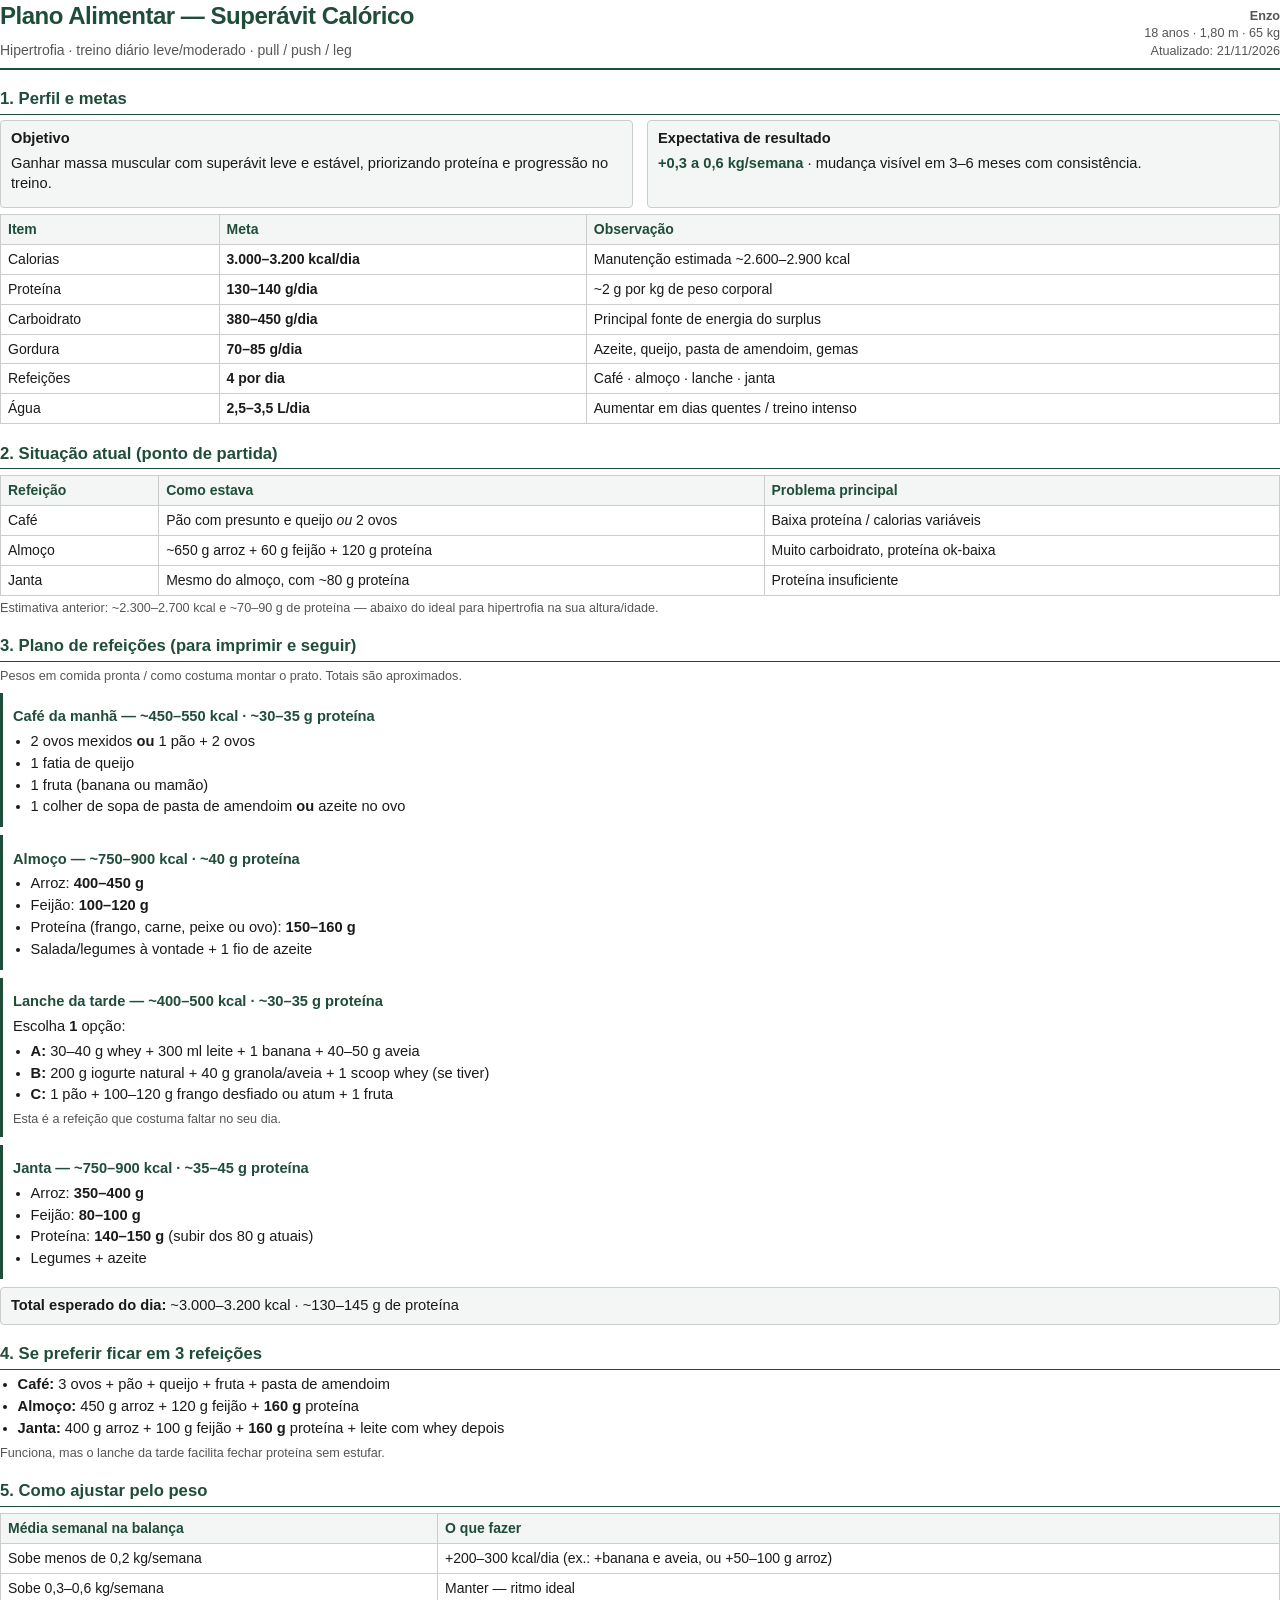
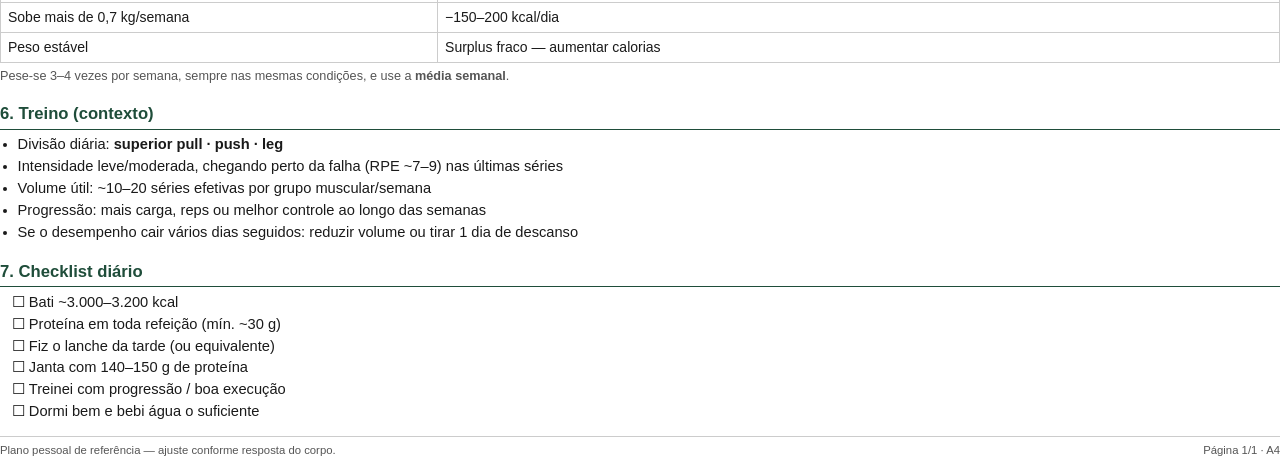
<file: plano-alimentar-enzo.html>
<!DOCTYPE html>
<html lang="pt-BR">
<head>
  <meta charset="UTF-8" />
  <meta name="viewport" content="width=device-width, initial-scale=1" />
  <title>Plano Alimentar — Superávit Calórico</title>
  <style>
    @page {
      size: A4;
      margin: 12mm 14mm;
    }

    :root {
      --ink: #1a1a1a;
      --muted: #555;
      --line: #ccc;
      --accent: #1f4d3a;
      --bg-soft: #f3f6f4;
    }

    * { box-sizing: border-box; }

    body {
      margin: 0;
      color: var(--ink);
      font-family: "Segoe UI", "Helvetica Neue", Arial, sans-serif;
      font-size: 11pt;
      line-height: 1.35;
    }

    h1, h2, h3 {
      margin: 0 0 0.35em;
      color: var(--accent);
      page-break-after: avoid;
    }

    h1 {
      font-size: 18pt;
      letter-spacing: -0.02em;
    }

    h2 {
      font-size: 12.5pt;
      border-bottom: 1.5px solid var(--accent);
      padding-bottom: 3px;
      margin-top: 1.1em;
    }

    h3 {
      font-size: 11pt;
      margin-top: 0.7em;
    }

    p { margin: 0.35em 0; }

    .header {
      display: flex;
      justify-content: space-between;
      align-items: flex-end;
      gap: 1rem;
      border-bottom: 2.5px solid var(--accent);
      padding-bottom: 8px;
      margin-bottom: 10px;
    }

    .header .meta {
      text-align: right;
      font-size: 9.5pt;
      color: var(--muted);
    }

    .subtitle {
      color: var(--muted);
      font-size: 10.5pt;
      margin: 0;
    }

    .grid-2 {
      display: grid;
      grid-template-columns: 1fr 1fr;
      gap: 10px 14px;
    }

    .card {
      background: var(--bg-soft);
      border: 1px solid var(--line);
      border-radius: 4px;
      padding: 8px 10px;
    }

    table {
      width: 100%;
      border-collapse: collapse;
      margin: 6px 0 4px;
      font-size: 10.5pt;
    }

    th, td {
      border: 1px solid var(--line);
      padding: 5px 7px;
      text-align: left;
      vertical-align: top;
    }

    th {
      background: var(--bg-soft);
      color: var(--accent);
      font-weight: 600;
    }

    ul, ol {
      margin: 4px 0 6px;
      padding-left: 1.2em;
    }

    li { margin: 2px 0; }

    .meal {
      border-left: 3px solid var(--accent);
      padding: 4px 0 4px 10px;
      margin: 8px 0;
      page-break-inside: avoid;
    }

    .meal .totals {
      color: var(--muted);
      font-size: 9.5pt;
      margin-top: 2px;
    }

    .note {
      font-size: 9.5pt;
      color: var(--muted);
    }

    .checkboxes li {
      list-style: none;
      margin-left: -0.4em;
    }

    .checkboxes li::before {
      content: "☐ ";
      font-family: "Segoe UI Symbol", sans-serif;
    }

    .footer {
      margin-top: 14px;
      padding-top: 6px;
      border-top: 1px solid var(--line);
      font-size: 8.5pt;
      color: var(--muted);
      display: flex;
      justify-content: space-between;
    }

    .highlight {
      font-weight: 700;
      color: var(--accent);
    }

    @media print {
      body { -webkit-print-color-adjust: exact; print-color-adjust: exact; }
      a { color: inherit; text-decoration: none; }
    }
  </style>
</head>
<body>
  <header class="header">
    <div>
      <h1>Plano Alimentar — Superávit Calórico</h1>
      <p class="subtitle">Hipertrofia · treino diário leve/moderado · pull / push / leg</p>
    </div>
    <div class="meta">
      <div><strong>Enzo</strong></div>
      <div>18 anos · 1,80 m · 65 kg</div>
      <div>Atualizado: 21/11/2026</div>
    </div>
  </header>

  <section>
    <h2>1. Perfil e metas</h2>
    <div class="grid-2">
      <div class="card">
        <strong>Objetivo</strong>
        <p>Ganhar massa muscular com superávit leve e estável, priorizando proteína e progressão no treino.</p>
      </div>
      <div class="card">
        <strong>Expectativa de resultado</strong>
        <p><span class="highlight">+0,3 a 0,6 kg/semana</span> · mudança visível em 3–6 meses com consistência.</p>
      </div>
    </div>

    <table>
      <thead>
        <tr>
          <th>Item</th>
          <th>Meta</th>
          <th>Observação</th>
        </tr>
      </thead>
      <tbody>
        <tr>
          <td>Calorias</td>
          <td><strong>3.000–3.200 kcal/dia</strong></td>
          <td>Manutenção estimada ~2.600–2.900 kcal</td>
        </tr>
        <tr>
          <td>Proteína</td>
          <td><strong>130–140 g/dia</strong></td>
          <td>~2 g por kg de peso corporal</td>
        </tr>
        <tr>
          <td>Carboidrato</td>
          <td><strong>380–450 g/dia</strong></td>
          <td>Principal fonte de energia do surplus</td>
        </tr>
        <tr>
          <td>Gordura</td>
          <td><strong>70–85 g/dia</strong></td>
          <td>Azeite, queijo, pasta de amendoim, gemas</td>
        </tr>
        <tr>
          <td>Refeições</td>
          <td><strong>4 por dia</strong></td>
          <td>Café · almoço · lanche · janta</td>
        </tr>
        <tr>
          <td>Água</td>
          <td><strong>2,5–3,5 L/dia</strong></td>
          <td>Aumentar em dias quentes / treino intenso</td>
        </tr>
      </tbody>
    </table>
  </section>

  <section>
    <h2>2. Situação atual (ponto de partida)</h2>
    <table>
      <thead>
        <tr>
          <th>Refeição</th>
          <th>Como estava</th>
          <th>Problema principal</th>
        </tr>
      </thead>
      <tbody>
        <tr>
          <td>Café</td>
          <td>Pão com presunto e queijo <em>ou</em> 2 ovos</td>
          <td>Baixa proteína / calorias variáveis</td>
        </tr>
        <tr>
          <td>Almoço</td>
          <td>~650 g arroz + 60 g feijão + 120 g proteína</td>
          <td>Muito carboidrato, proteína ok-baixa</td>
        </tr>
        <tr>
          <td>Janta</td>
          <td>Mesmo do almoço, com ~80 g proteína</td>
          <td>Proteína insuficiente</td>
        </tr>
      </tbody>
    </table>
    <p class="note">Estimativa anterior: ~2.300–2.700 kcal e ~70–90 g de proteína — abaixo do ideal para hipertrofia na sua altura/idade.</p>
  </section>

  <section>
    <h2>3. Plano de refeições (para imprimir e seguir)</h2>
    <p class="note">Pesos em comida pronta / como costuma montar o prato. Totais são aproximados.</p>

    <div class="meal">
      <h3>Café da manhã — ~450–550 kcal · ~30–35 g proteína</h3>
      <ul>
        <li>2 ovos mexidos <strong>ou</strong> 1 pão + 2 ovos</li>
        <li>1 fatia de queijo</li>
        <li>1 fruta (banana ou mamão)</li>
        <li>1 colher de sopa de pasta de amendoim <strong>ou</strong> azeite no ovo</li>
      </ul>
    </div>

    <div class="meal">
      <h3>Almoço — ~750–900 kcal · ~40 g proteína</h3>
      <ul>
        <li>Arroz: <strong>400–450 g</strong></li>
        <li>Feijão: <strong>100–120 g</strong></li>
        <li>Proteína (frango, carne, peixe ou ovo): <strong>150–160 g</strong></li>
        <li>Salada/legumes à vontade + 1 fio de azeite</li>
      </ul>
    </div>

    <div class="meal">
      <h3>Lanche da tarde — ~400–500 kcal · ~30–35 g proteína</h3>
      <p>Escolha <strong>1</strong> opção:</p>
      <ul>
        <li><strong>A:</strong> 30–40 g whey + 300 ml leite + 1 banana + 40–50 g aveia</li>
        <li><strong>B:</strong> 200 g iogurte natural + 40 g granola/aveia + 1 scoop whey (se tiver)</li>
        <li><strong>C:</strong> 1 pão + 100–120 g frango desfiado ou atum + 1 fruta</li>
      </ul>
      <p class="totals">Esta é a refeição que costuma faltar no seu dia.</p>
    </div>

    <div class="meal">
      <h3>Janta — ~750–900 kcal · ~35–45 g proteína</h3>
      <ul>
        <li>Arroz: <strong>350–400 g</strong></li>
        <li>Feijão: <strong>80–100 g</strong></li>
        <li>Proteína: <strong>140–150 g</strong> (subir dos 80 g atuais)</li>
        <li>Legumes + azeite</li>
      </ul>
    </div>

    <div class="card">
      <strong>Total esperado do dia:</strong> ~3.000–3.200 kcal · ~130–145 g de proteína
    </div>
  </section>

  <section>
    <h2>4. Se preferir ficar em 3 refeições</h2>
    <ul>
      <li><strong>Café:</strong> 3 ovos + pão + queijo + fruta + pasta de amendoim</li>
      <li><strong>Almoço:</strong> 450 g arroz + 120 g feijão + <strong>160 g</strong> proteína</li>
      <li><strong>Janta:</strong> 400 g arroz + 100 g feijão + <strong>160 g</strong> proteína + leite com whey depois</li>
    </ul>
    <p class="note">Funciona, mas o lanche da tarde facilita fechar proteína sem estufar.</p>
  </section>

  <section>
    <h2>5. Como ajustar pelo peso</h2>
    <table>
      <thead>
        <tr>
          <th>Média semanal na balança</th>
          <th>O que fazer</th>
        </tr>
      </thead>
      <tbody>
        <tr>
          <td>Sobe menos de 0,2 kg/semana</td>
          <td>+200–300 kcal/dia (ex.: +banana e aveia, ou +50–100 g arroz)</td>
        </tr>
        <tr>
          <td>Sobe 0,3–0,6 kg/semana</td>
          <td>Manter — ritmo ideal</td>
        </tr>
        <tr>
          <td>Sobe mais de 0,7 kg/semana</td>
          <td>−150–200 kcal/dia</td>
        </tr>
        <tr>
          <td>Peso estável</td>
          <td>Surplus fraco — aumentar calorias</td>
        </tr>
      </tbody>
    </table>
    <p class="note">Pese-se 3–4 vezes por semana, sempre nas mesmas condições, e use a <strong>média semanal</strong>.</p>
  </section>

  <section>
    <h2>6. Treino (contexto)</h2>
    <ul>
      <li>Divisão diária: <strong>superior pull · push · leg</strong></li>
      <li>Intensidade leve/moderada, chegando perto da falha (RPE ~7–9) nas últimas séries</li>
      <li>Volume útil: ~10–20 séries efetivas por grupo muscular/semana</li>
      <li>Progressão: mais carga, reps ou melhor controle ao longo das semanas</li>
      <li>Se o desempenho cair vários dias seguidos: reduzir volume ou tirar 1 dia de descanso</li>
    </ul>
  </section>

  <section>
    <h2>7. Checklist diário</h2>
    <ul class="checkboxes">
      <li>Bati ~3.000–3.200 kcal</li>
      <li>Proteína em toda refeição (mín. ~30 g)</li>
      <li>Fiz o lanche da tarde (ou equivalente)</li>
      <li>Janta com 140–150 g de proteína</li>
      <li>Treinei com progressão / boa execução</li>
      <li>Dormi bem e bebi água o suficiente</li>
    </ul>
  </section>

  <footer class="footer">
    <span>Plano pessoal de referência — ajuste conforme resposta do corpo.</span>
    <span>Página 1/1 · A4</span>
  </footer>
</body>
</html>
</file>
